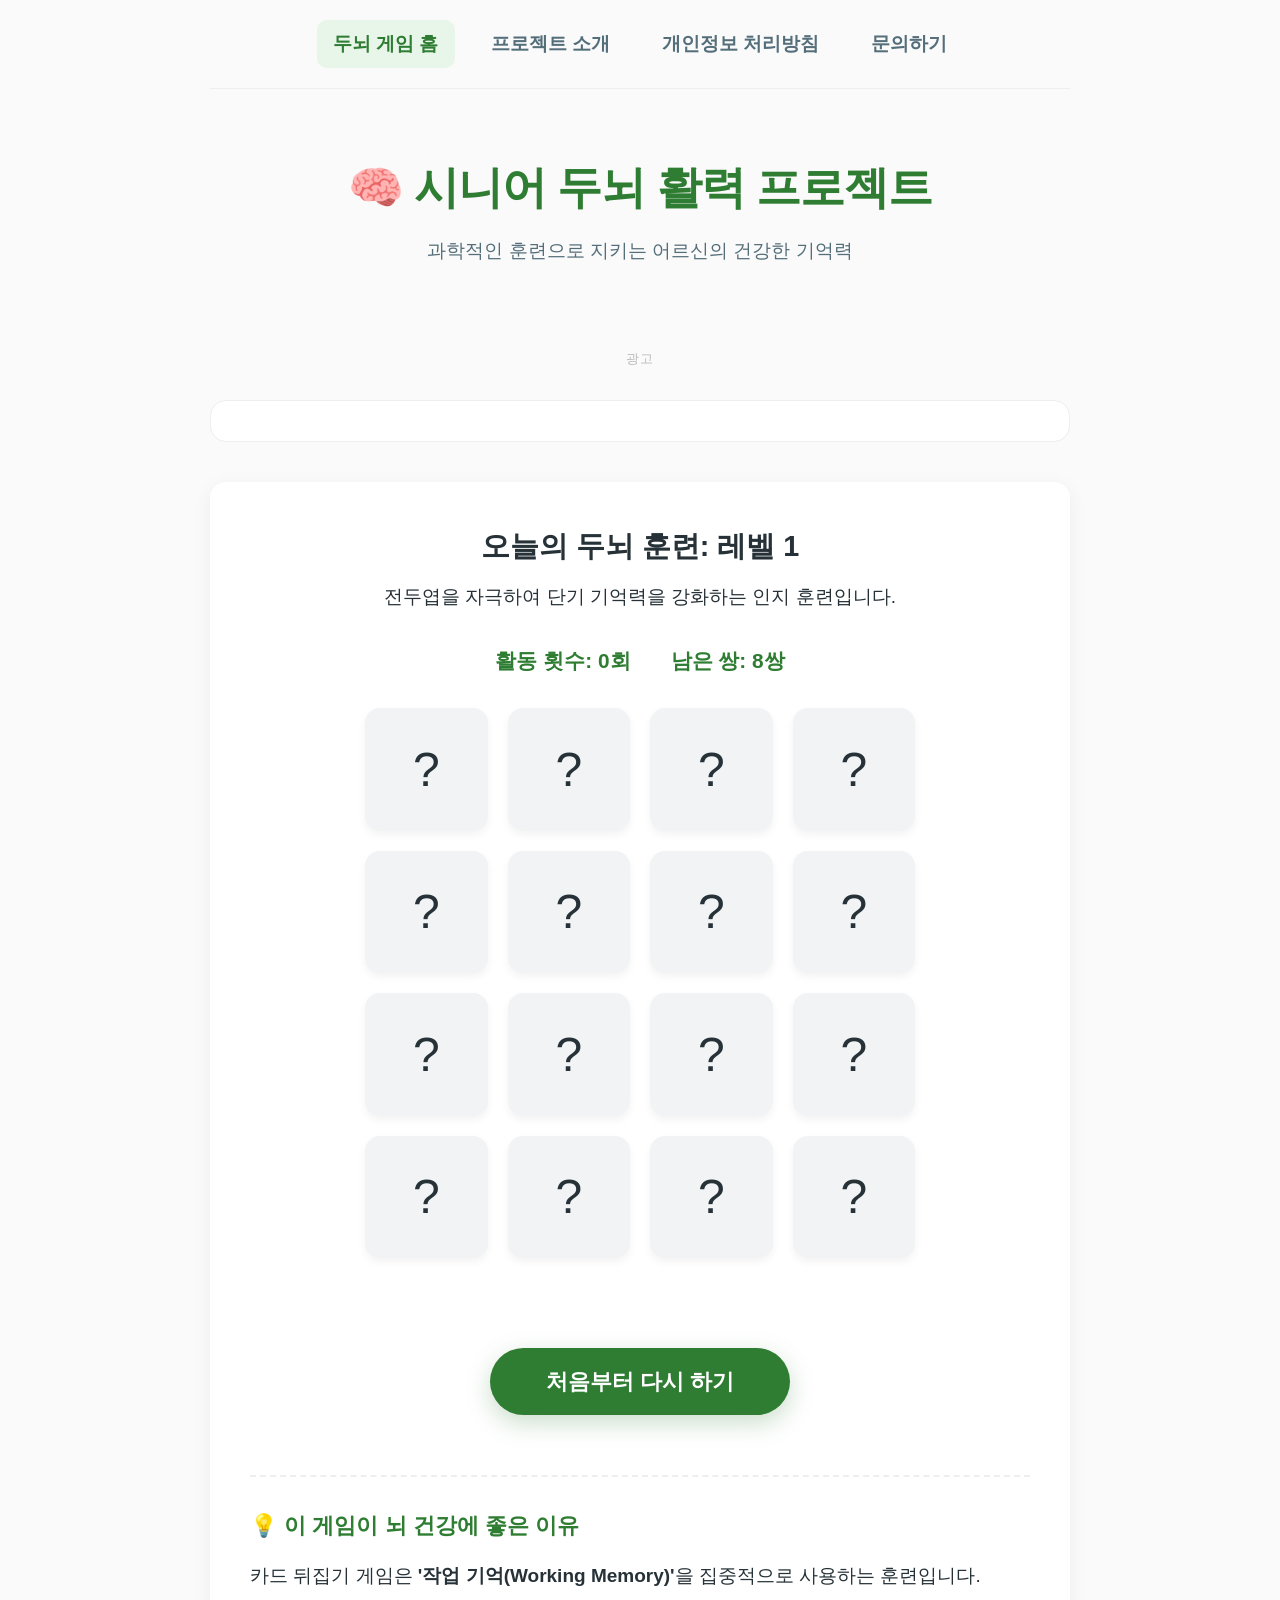
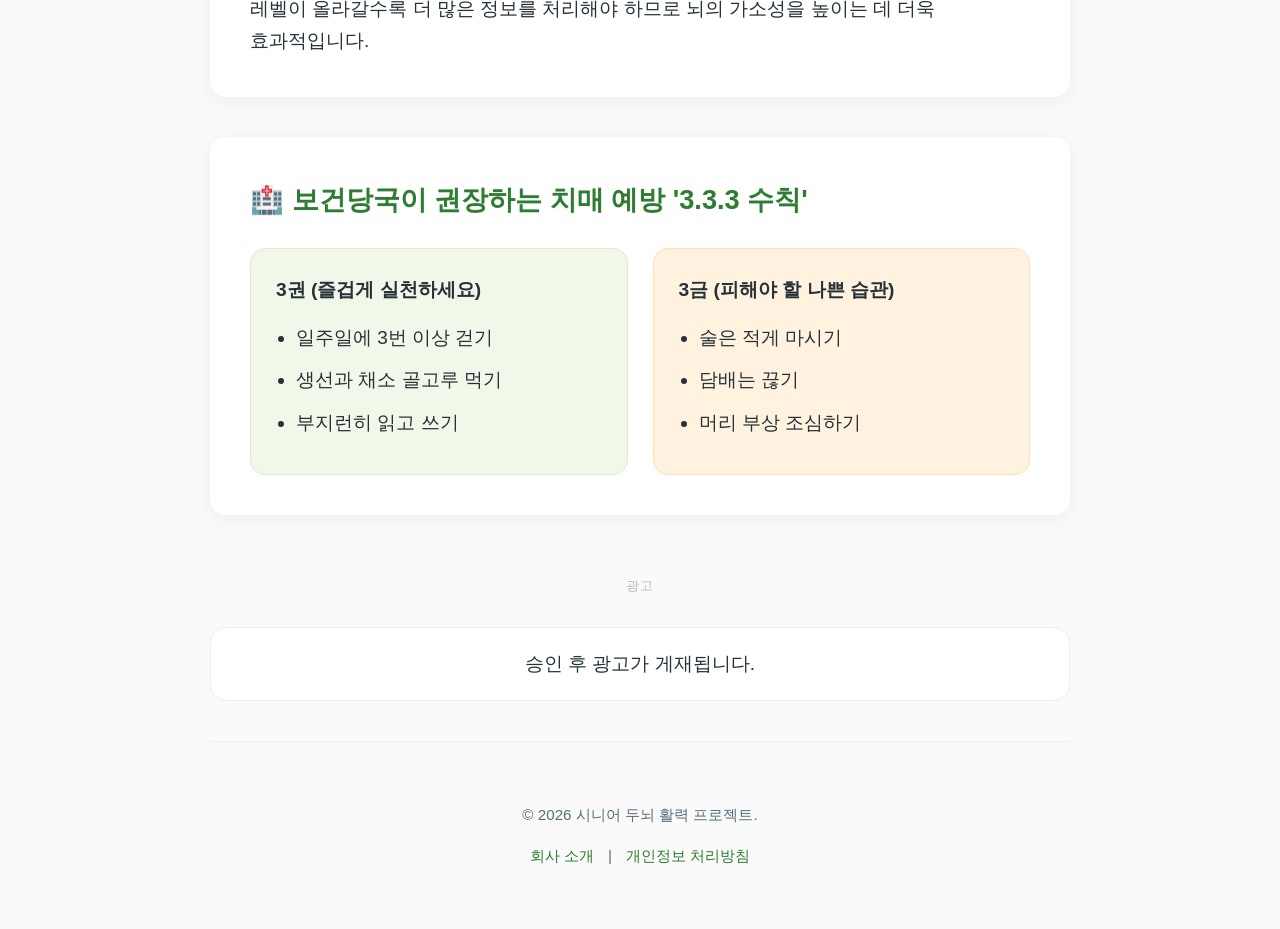
<file: index.html>
<!DOCTYPE html>
<html lang="ko">
<head>
  <meta charset="UTF-8">
  <meta name="viewport" content="width=device-width, initial-scale=1.0">
  <title>시니어 두뇌 활력 프로젝트 | 치매 예방 기억력 훈련 및 건강 가이드</title>
  <meta name="description" content="어르신들의 인지 능력을 향상시키는 과학적인 기억력 게임과 보건복지부 권장 치매 예방 정보를 제공합니다. 매일 5분 투자로 건강한 뇌를 유지하세요.">
  <meta name="google-adsense-account" content="ca-pub-5621749458356949">
  <script async src="https://pagead2.googlesyndication.com/pagead/js/adsbygoogle.js?client=ca-pub-5621749458356949"
     crossorigin="anonymous"></script>
  <!-- Google tag (gtag.js) -->
  <script async src="https://www.googletagmanager.com/gtag/js?id=G-1DFY44KYPJ"></script>
  <script>
    window.dataLayer = window.dataLayer || [];
    function gtag(){dataLayer.push(arguments);}
    gtag('js', new Date());

    gtag('config', 'G-1DFY44KYPJ');
  </script>
  <script type="text/javascript">
    (function(c,l,a,r,i,t,y){
        c[a]=c[a]||function(){(c[a].q=c[a].q||[]).push(arguments)};
        t=l.createElement(r);t.async=1;t.src="https://www.clarity.ms/tag/"+i;
        y=l.getElementsByTagName(r)[0];y.parentNode.insertBefore(t,y);
    })(window, document, "clarity", "script", "w7k5kuv36r");
  </script>
  <link rel="stylesheet" href="./style.css">
</head>
<body>
  <div class="container">
    <!-- 탐색 구조 개선: 사용자가 현재 위치를 명확히 알 수 있도록 강조 -->
    <nav class="nav-bar">
      <a href="./index.html" class="nav-link active">두뇌 게임 홈</a>
      <a href="./about.html" class="nav-link">프로젝트 소개</a>
      <a href="./privacy.html" class="nav-link">개인정보 처리방침</a>
      <a href="mailto:contact@senior-brain.com" class="nav-link">문의하기</a>
    </nav>

    <header class="main-header">
      <h1>🧠 시니어 두뇌 활력 프로젝트</h1>
      <p class="tagline">과학적인 훈련으로 지키는 어르신의 건강한 기억력</p>
    </header>

    <!-- 광고와 콘텐츠의 명확한 구분 -->
    <div class="ad-section">
      <p class="ad-notice">광고</p>
      <div class="ad-container top-ad">
        <ins class="adsbygoogle"
             style="display:block"
             data-ad-client="ca-pub-5621749458356949"
             data-ad-slot="YOUR_AD_SLOT_HERE"
             data-ad-format="auto"
             data-full-width-responsive="true"></ins>
        <script> (adsbygoogle = window.adsbygoogle || []).push({}); </script>
      </div>
    </div>

    <main>
      <section class="game-wrapper">
        <div class="section-title">
          <h2>오늘의 두뇌 훈련: 레벨 <span id="current-level">1</span></h2>
          <p>전두엽을 자극하여 단기 기억력을 강화하는 인지 훈련입니다.</p>
        </div>
        
        <div class="game-container">
          <div class="game-stats">
            <div class="stat-item">활동 횟수: <span id="moves">0</span>회</div>
            <div class="stat-item">남은 쌍: <span id="pairs">8</span>쌍</div>
          </div>

          <div class="card-grid" id="card-grid">
            <!-- 자바스크립트로 생성됨 -->
          </div>

          <div class="action-area">
            <button class="btn-primary" onclick="resetGame(true)">처음부터 다시 하기</button>
          </div>
        </div>

        <div class="game-guide">
          <h3>💡 이 게임이 뇌 건강에 좋은 이유</h3>
          <p>카드 뒤집기 게임은 <strong>'작업 기억(Working Memory)'</strong>을 집중적으로 사용하는 훈련입니다. 레벨이 올라갈수록 더 많은 정보를 처리해야 하므로 뇌의 가소성을 높이는 데 더욱 효과적입니다.</p>
        </div>
      </section>

      <section class="expert-content">
        <div class="article-card">
          <h2>🏥 보건당국이 권장하는 치매 예방 '3.3.3 수칙'</h2>
          <div class="info-grid">
            <div class="info-box green">
              <h3>3권 (즐겁게 실천하세요)</h3>
              <ul>
                <li>일주일에 3번 이상 걷기</li>
                <li>생선과 채소 골고루 먹기</li>
                <li>부지런히 읽고 쓰기</li>
              </ul>
            </div>
            <div class="info-box red">
              <h3>3금 (피해야 할 나쁜 습관)</h3>
              <ul>
                <li>술은 적게 마시기</li>
                <li>담배는 끊기</li>
                <li>머리 부상 조심하기</li>
              </ul>
            </div>
          </div>
        </div>
      </section>

      <div class="ad-section">
        <p class="ad-notice">광고</p>
        <div class="ad-container mid-ad">
          <div class="ad-placeholder">승인 후 광고가 게재됩니다.</div>
        </div>
      </div>
    </main>

    <footer class="main-footer">
      <div class="footer-content">
        <p>&copy; 2026 시니어 두뇌 활력 프로젝트.</p>
        <div class="footer-links">
          <a href="./about.html">회사 소개</a> | <a href="./privacy.html">개인정보 처리방침</a>
        </div>
      </div>
    </footer>
  </div>

  <!-- 축하 이벤트 레이어 -->
  <div id="celebration-overlay" class="celebration-overlay">
    <div class="celebration-content">
      <span class="celebration-emoji">🎉</span>
      <h2>참 잘하셨습니다!</h2>
      <p id="level-complete-msg">레벨 완료!</p>
      <button class="btn-primary" onclick="nextLevel()">다음 레벨 도전하기</button>
    </div>
  </div>

  <script src="./main.js"></script>
</body>
</html>
</file>
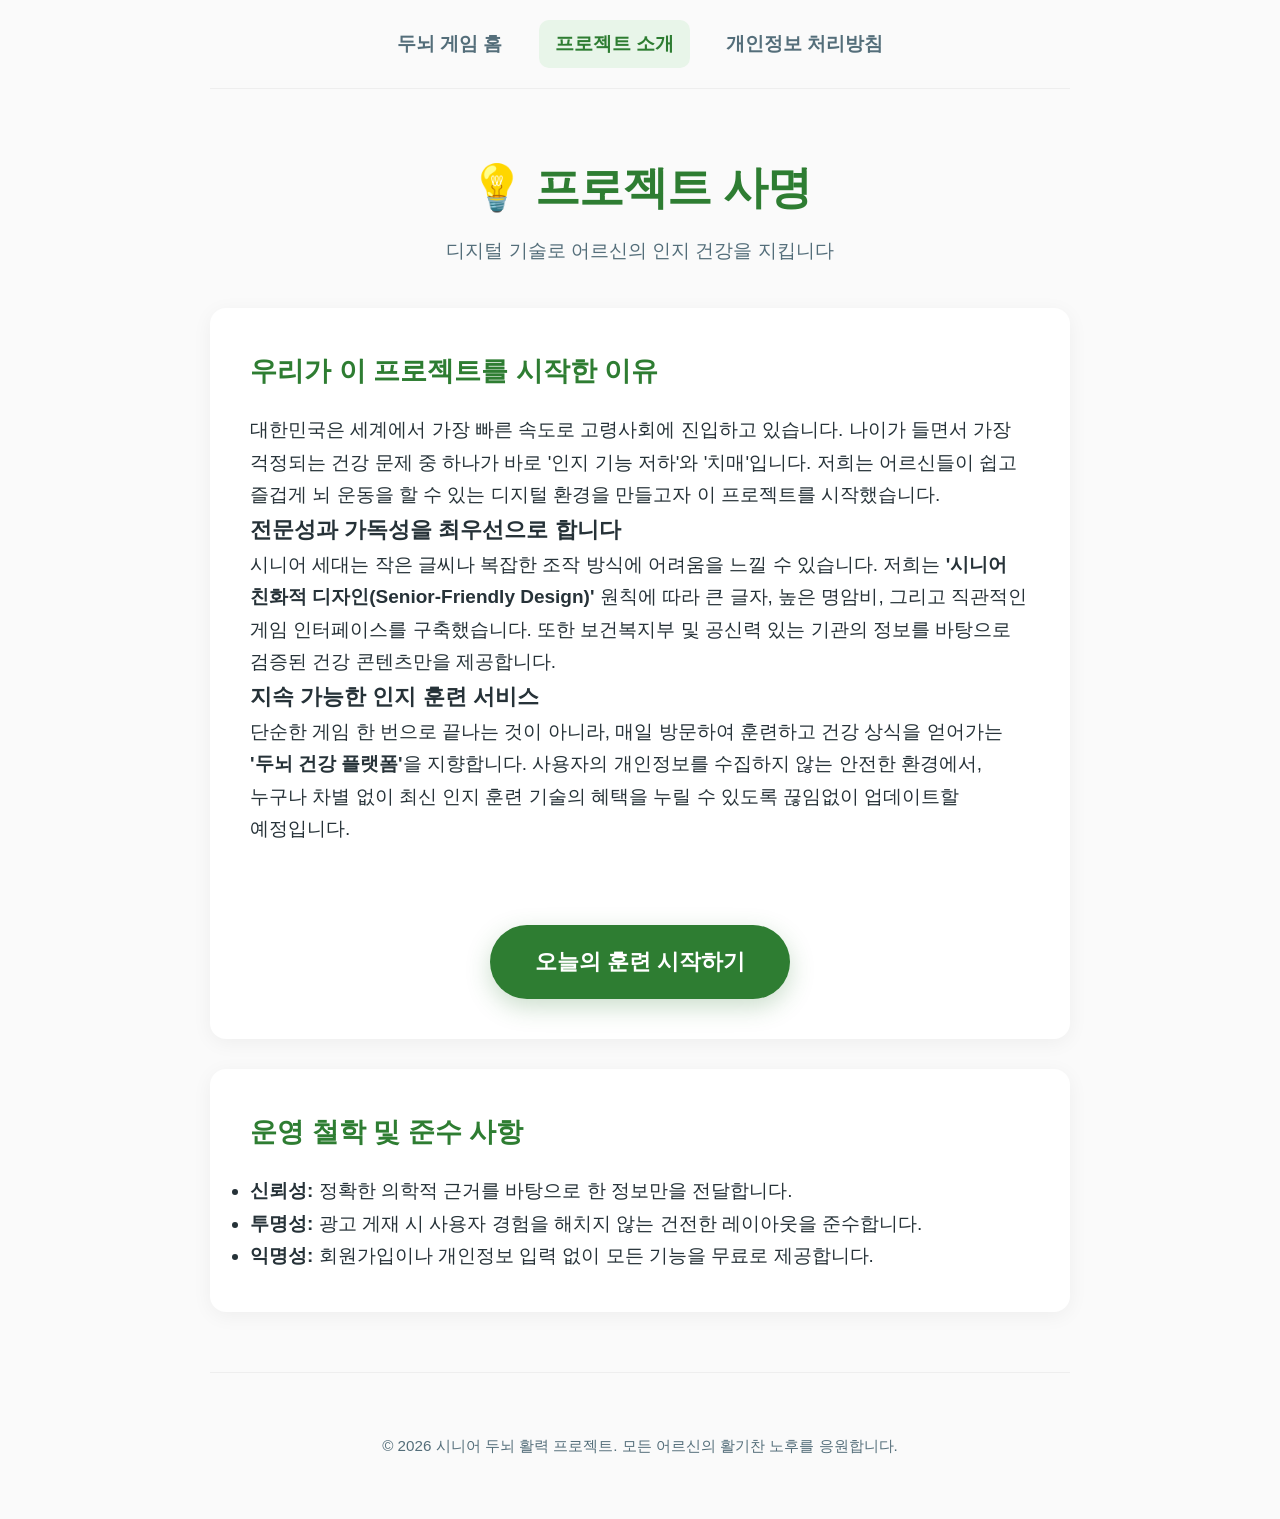
<file: about.html>
<!DOCTYPE html>
<html lang="ko">
<head>
  <meta charset="UTF-8">
  <meta name="viewport" content="width=device-width, initial-scale=1.0">
  <title>프로젝트 소개 | 시니어 두뇌 활력 프로젝트</title>
  <meta name="google-adsense-account" content="ca-pub-5621749458356949">
  <script async src="https://pagead2.googlesyndication.com/pagead/js/adsbygoogle.js?client=ca-pub-5621749458356949"
     crossorigin="anonymous"></script>
  <!-- Google tag (gtag.js) -->
  <script async src="https://www.googletagmanager.com/gtag/js?id=G-1DFY44KYPJ"></script>
  <script>
    window.dataLayer = window.dataLayer || [];
    function gtag(){dataLayer.push(arguments);}
    gtag('js', new Date());

    gtag('config', 'G-1DFY44KYPJ');
  </script>
  <script type="text/javascript">
    (function(c,l,a,r,i,t,y){
        c[a]=c[a]||function(){(c[a].q=c[a].q||[]).push(arguments)};
        t=l.createElement(r);t.async=1;t.src="https://www.clarity.ms/tag/"+i;
        y=l.getElementsByTagName(r)[0];y.parentNode.insertBefore(t,y);
    })(window, document, "clarity", "script", "w7k5kuv36r");
  </script>
  <link rel="stylesheet" href="./style.css">
</head>
<body>
  <div class="container">
    <nav class="nav-bar">
      <a href="./index.html" class="nav-link">두뇌 게임 홈</a>
      <a href="./about.html" class="nav-link active">프로젝트 소개</a>
      <a href="./privacy.html" class="nav-link">개인정보 처리방침</a>
    </nav>

    <header class="main-header">
      <h1>💡 프로젝트 사명</h1>
      <p class="tagline">디지털 기술로 어르신의 인지 건강을 지킵니다</p>
    </header>

    <main class="expert-content">
      <section class="article-card">
        <h2>우리가 이 프로젝트를 시작한 이유</h2>
        <p>대한민국은 세계에서 가장 빠른 속도로 고령사회에 진입하고 있습니다. 나이가 들면서 가장 걱정되는 건강 문제 중 하나가 바로 '인지 기능 저하'와 '치매'입니다. 저희는 어르신들이 쉽고 즐겁게 뇌 운동을 할 수 있는 디지털 환경을 만들고자 이 프로젝트를 시작했습니다.</p>

        <h3>전문성과 가독성을 최우선으로 합니다</h3>
        <p>시니어 세대는 작은 글씨나 복잡한 조작 방식에 어려움을 느낄 수 있습니다. 저희는 <strong>'시니어 친화적 디자인(Senior-Friendly Design)'</strong> 원칙에 따라 큰 글자, 높은 명암비, 그리고 직관적인 게임 인터페이스를 구축했습니다. 또한 보건복지부 및 공신력 있는 기관의 정보를 바탕으로 검증된 건강 콘텐츠만을 제공합니다.</p>

        <h3>지속 가능한 인지 훈련 서비스</h3>
        <p>단순한 게임 한 번으로 끝나는 것이 아니라, 매일 방문하여 훈련하고 건강 상식을 얻어가는 <strong>'두뇌 건강 플랫폼'</strong>을 지향합니다. 사용자의 개인정보를 수집하지 않는 안전한 환경에서, 누구나 차별 없이 최신 인지 훈련 기술의 혜택을 누릴 수 있도록 끊임없이 업데이트할 예정입니다.</p>

        <div style="text-align: center; margin-top: 40px;">
          <a href="./index.html" class="btn-primary" style="text-decoration: none; display: inline-block;">오늘의 훈련 시작하기</a>
        </div>
      </section>

      <section class="article-card accent">
        <h2>운영 철학 및 준수 사항</h2>
        <ul>
          <li><strong>신뢰성:</strong> 정확한 의학적 근거를 바탕으로 한 정보만을 전달합니다.</li>
          <li><strong>투명성:</strong> 광고 게재 시 사용자 경험을 해치지 않는 건전한 레이아웃을 준수합니다.</li>
          <li><strong>익명성:</strong> 회원가입이나 개인정보 입력 없이 모든 기능을 무료로 제공합니다.</li>
        </ul>
      </section>
    </main>

    <footer class="main-footer">
      <p>&copy; 2026 시니어 두뇌 활력 프로젝트. 모든 어르신의 활기찬 노후를 응원합니다.</p>
    </footer>
  </div>
</body>
</html>
</file>
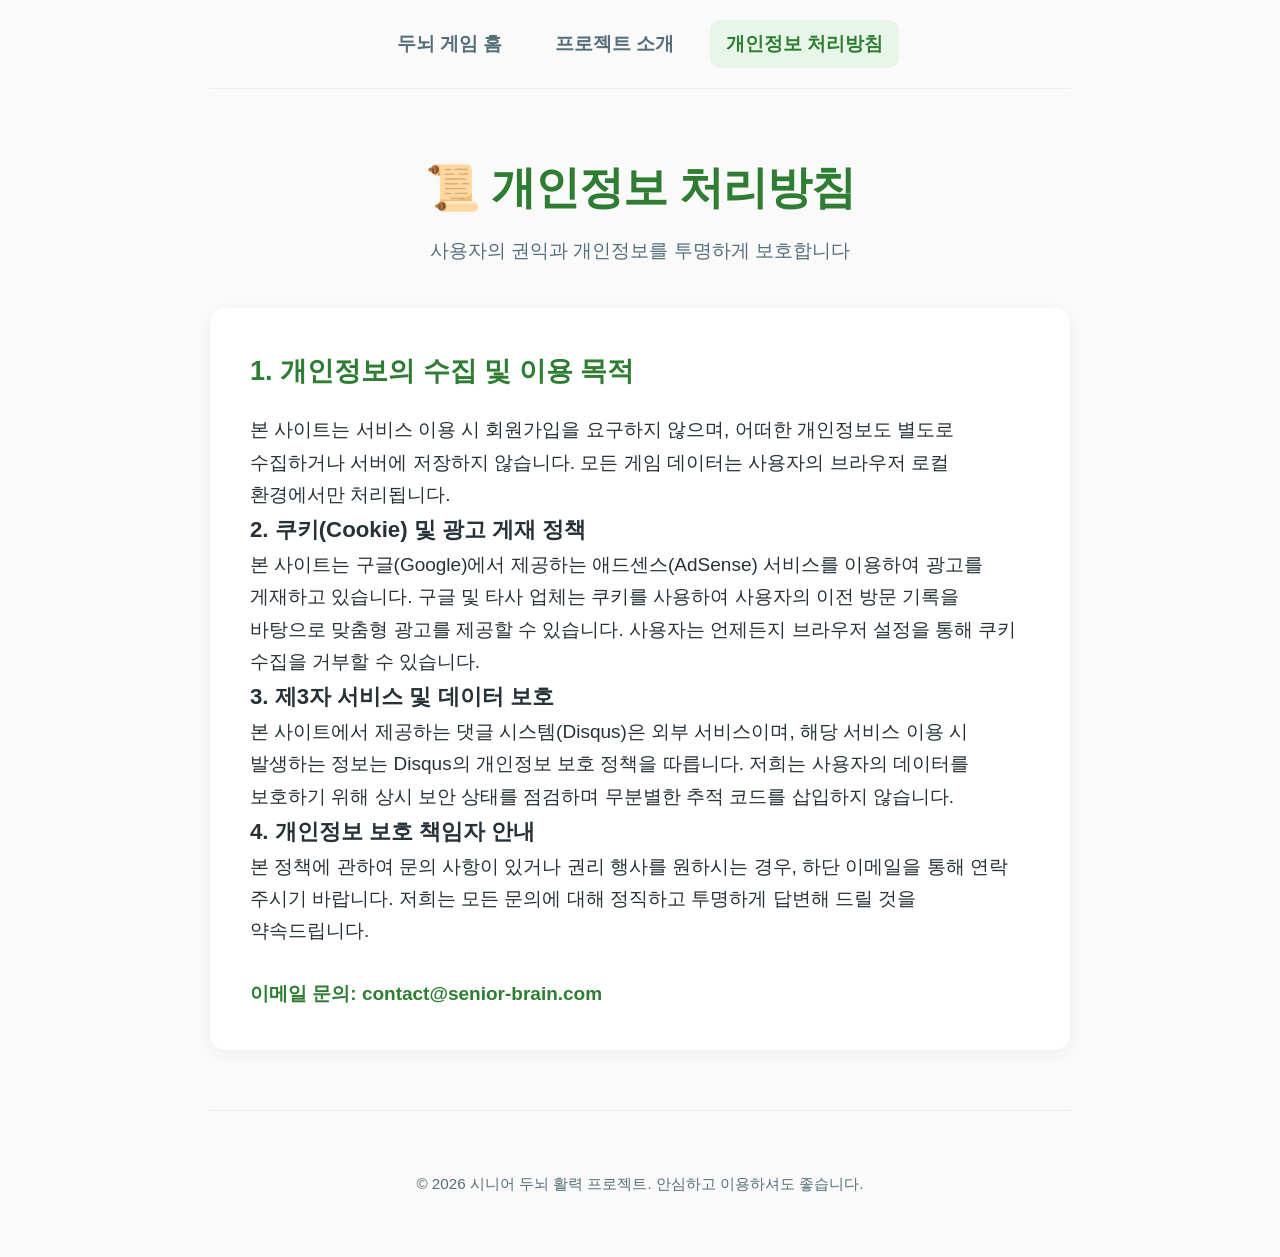
<file: privacy.html>
<!DOCTYPE html>
<html lang="ko">
<head>
  <meta charset="UTF-8">
  <meta name="viewport" content="width=device-width, initial-scale=1.0">
  <title>개인정보 처리방침 | 시니어 두뇌 활력 프로젝트</title>
  <meta name="google-adsense-account" content="ca-pub-5621749458356949">
  <script async src="https://pagead2.googlesyndication.com/pagead/js/adsbygoogle.js?client=ca-pub-5621749458356949"
     crossorigin="anonymous"></script>
  <!-- Google tag (gtag.js) -->
  <script async src="https://www.googletagmanager.com/gtag/js?id=G-1DFY44KYPJ"></script>
  <script>
    window.dataLayer = window.dataLayer || [];
    function gtag(){dataLayer.push(arguments);}
    gtag('js', new Date());

    gtag('config', 'G-1DFY44KYPJ');
  </script>
  <script type="text/javascript">
    (function(c,l,a,r,i,t,y){
        c[a]=c[a]||function(){(c[a].q=c[a].q||[]).push(arguments)};
        t=l.createElement(r);t.async=1;t.src="https://www.clarity.ms/tag/"+i;
        y=l.getElementsByTagName(r)[0];y.parentNode.insertBefore(t,y);
    })(window, document, "clarity", "script", "w7k5kuv36r");
  </script>
  <link rel="stylesheet" href="./style.css">
</head>
<body>
  <div class="container">
    <nav class="nav-bar">
      <a href="./index.html" class="nav-link">두뇌 게임 홈</a>
      <a href="./about.html" class="nav-link">프로젝트 소개</a>
      <a href="./privacy.html" class="nav-link active">개인정보 처리방침</a>
    </nav>

    <header class="main-header">
      <h1>📜 개인정보 처리방침</h1>
      <p class="tagline">사용자의 권익과 개인정보를 투명하게 보호합니다</p>
    </header>

    <main class="expert-content">
      <section class="article-card">
        <h2>1. 개인정보의 수집 및 이용 목적</h2>
        <p>본 사이트는 서비스 이용 시 회원가입을 요구하지 않으며, 어떠한 개인정보도 별도로 수집하거나 서버에 저장하지 않습니다. 모든 게임 데이터는 사용자의 브라우저 로컬 환경에서만 처리됩니다.</p>

        <h3>2. 쿠키(Cookie) 및 광고 게재 정책</h3>
        <p>본 사이트는 구글(Google)에서 제공하는 애드센스(AdSense) 서비스를 이용하여 광고를 게재하고 있습니다. 구글 및 타사 업체는 쿠키를 사용하여 사용자의 이전 방문 기록을 바탕으로 맞춤형 광고를 제공할 수 있습니다. 사용자는 언제든지 브라우저 설정을 통해 쿠키 수집을 거부할 수 있습니다.</p>

        <h3>3. 제3자 서비스 및 데이터 보호</h3>
        <p>본 사이트에서 제공하는 댓글 시스템(Disqus)은 외부 서비스이며, 해당 서비스 이용 시 발생하는 정보는 Disqus의 개인정보 보호 정책을 따릅니다. 저희는 사용자의 데이터를 보호하기 위해 상시 보안 상태를 점검하며 무분별한 추적 코드를 삽입하지 않습니다.</p>

        <h3>4. 개인정보 보호 책임자 안내</h3>
        <p>본 정책에 관하여 문의 사항이 있거나 권리 행사를 원하시는 경우, 하단 이메일을 통해 연락 주시기 바랍니다. 저희는 모든 문의에 대해 정직하고 투명하게 답변해 드릴 것을 약속드립니다.</p>

        <p style="margin-top: 30px; font-weight: bold; color: var(--primary-color);">이메일 문의: contact@senior-brain.com</p>
      </section>
    </main>

    <footer class="main-footer">
      <p>&copy; 2026 시니어 두뇌 활력 프로젝트. 안심하고 이용하셔도 좋습니다.</p>
    </footer>
  </div>
</body>
</html>
</file>
<file: style.css>
:root {
  --primary-color: #2e7d32; /* 신뢰감을 주는 숲속 초록색 */
  --primary-light: #e8f5e9;
  --secondary-color: #f57c00; /* 주의 집중을 위한 오렌지색 */
  --text-dark: #263238;
  --text-muted: #546e7a;
  --bg-soft: #fafafa;
  --white: #ffffff;
  --shadow-soft: 0 4px 20px rgba(0, 0, 0, 0.05);
  --border-radius: 16px;
  --font-senior: 'Pretendard', -apple-system, BlinkMacSystemFont, 'Malgun Gothic', sans-serif;
}

* {
  box-sizing: border-box;
  margin: 0;
  padding: 0;
}

body {
  font-family: var(--font-senior);
  background-color: var(--bg-soft);
  color: var(--text-dark);
  line-height: 1.7;
  font-size: 19px; /* 시니어를 위해 기본 폰트 크기 확대 */
  word-break: keep-all; /* 한글 가독성 향상 */
}

.container {
  max-width: 900px;
  margin: 0 auto;
  padding: 0 20px;
}

/* Navigation */
.nav-bar {
  display: flex;
  justify-content: center;
  gap: 20px;
  padding: 20px 0;
  border-bottom: 1px solid #eee;
}

.nav-link {
  text-decoration: none;
  color: var(--text-muted);
  font-weight: 600;
  padding: 8px 16px;
  border-radius: 10px;
  transition: all 0.2s;
}

.nav-link.active, .nav-link:hover {
  color: var(--primary-color);
  background-color: var(--primary-light);
}

/* Header */
.main-header {
  text-align: center;
  padding: 60px 0 40px;
}

.main-header h1 {
  font-size: 2.8rem;
  color: var(--primary-color);
  margin-bottom: 10px;
  letter-spacing: -1px;
}

.tagline {
  font-size: 1.2rem;
  color: var(--text-muted);
}

.audio-controls {
  margin-top: 20px;
}

.btn-audio {
  padding: 10px 20px;
  font-size: 1rem;
  font-weight: 600;
  border: 2px solid var(--primary-color);
  border-radius: 30px;
  background: white;
  color: var(--primary-color);
  cursor: pointer;
  transition: all 0.2s;
}

.btn-audio.active {
  background: var(--primary-color);
  color: white;
}

/* Ad Containers */
.ad-container {
  margin: 30px 0;
  padding: 20px;
  background: #fff;
  border: 1px solid #eee;
  border-radius: var(--border-radius);
  text-align: center;
}

.ad-label {
  font-size: 0.8rem;
  color: #ccc;
  margin-bottom: 10px;
  text-transform: uppercase;
}

/* Game Styles */
.game-wrapper {
  background: var(--white);
  padding: 40px;
  border-radius: var(--border-radius);
  box-shadow: var(--shadow-soft);
  margin-bottom: 40px;
}

.section-title {
  text-align: center;
  margin-bottom: 30px;
}

.section-title h2 {
  font-size: 1.8rem;
  margin-bottom: 10px;
}

.game-stats {
  display: flex;
  justify-content: center;
  gap: 40px;
  margin-bottom: 30px;
  font-weight: 700;
  font-size: 1.3rem;
  color: var(--primary-color);
}

.card-grid {
  display: grid;
  grid-template-columns: repeat(4, 1fr);
  gap: 20px;
  max-width: 550px;
  margin: 0 auto;
}

.card {
  aspect-ratio: 1/1;
  background-color: #f1f3f4;
  border-radius: 15px;
  display: flex;
  justify-content: center;
  align-items: center;
  font-size: 3rem;
  cursor: pointer;
  box-shadow: 0 4px 8px rgba(0,0,0,0.05);
  transition: transform 0.2s, background-color 0.2s;
}

.card:hover {
  transform: translateY(-5px);
  background-color: #e8eaed;
}

.card.flipped {
  background-color: var(--white);
  border: 4px solid var(--primary-color);
}

.card.matched {
  background-color: var(--primary-light);
  border: none;
  cursor: default;
  opacity: 0.8;
}

.btn-primary {
  display: block;
  width: 100%;
  max-width: 300px;
  margin: 40px auto 0;
  padding: 18px;
  font-size: 1.4rem;
  font-weight: 800;
  border: none;
  border-radius: 50px;
  background-color: var(--primary-color);
  color: white;
  cursor: pointer;
  box-shadow: 0 8px 25px rgba(46, 125, 50, 0.25);
}

.btn-primary:hover {
  background-color: #1b5e20;
  transform: translateY(-2px);
}

.game-guide {
  margin-top: 40px;
  padding-top: 30px;
  border-top: 2px dashed #eee;
}

.game-guide h3 {
  margin-bottom: 15px;
  color: var(--primary-color);
}

/* Article Cards (SEO/AdSense Content) */
.expert-content {
  margin-bottom: 60px;
}

.article-card {
  background: var(--white);
  padding: 40px;
  border-radius: var(--border-radius);
  margin-bottom: 30px;
  box-shadow: var(--shadow-soft);
}

.article-card h2 {
  font-size: 1.7rem;
  margin-bottom: 20px;
  color: var(--primary-color);
}

.info-grid {
  display: grid;
  grid-template-columns: 1fr 1fr;
  gap: 25px;
  margin-top: 25px;
}

.info-box {
  padding: 25px;
  border-radius: 15px;
}

.info-box.green { background: #f1f8e9; border: 1px solid #dcedc8; }
.info-box.red { background: #fff3e0; border: 1px solid #ffe0b2; }

.info-box h3 {
  font-size: 1.2rem;
  margin-bottom: 15px;
}

.info-box ul {
  padding-left: 20px;
}

.info-box li {
  margin-bottom: 10px;
}

.food-tips {
  display: flex;
  flex-direction: column;
  gap: 15px;
}

.food-item {
  padding: 15px;
  background: #fdfdfd;
  border-left: 5px solid var(--secondary-color);
  border-radius: 0 10px 10px 0;
}

/* Community Section */
.community-section {
  background: var(--white);
  padding: 40px;
  border-radius: var(--border-radius);
  margin-bottom: 60px;
}

/* Footer */
.main-footer {
  padding: 60px 0;
  border-top: 1px solid #eee;
  text-align: center;
  color: var(--text-muted);
  font-size: 0.95rem;
}

.footer-links {
  margin-top: 15px;
}

.footer-links a {
  color: var(--primary-color);
  text-decoration: none;
  margin: 0 10px;
}

/* Ad Labels and Spacing */
.ad-section {
  margin: 40px 0;
}
.ad-notice {
  font-size: 0.8rem;
  color: #bbb;
  text-align: center;
  margin-bottom: 8px;
  text-transform: uppercase;
  letter-spacing: 1px;
}
.action-area {
  margin-top: 30px;
  padding: 20px 0;
}

/* Celebration Overlay */
.celebration-overlay {
  position: fixed;
  top: 0;
  left: 0;
  width: 100%;
  height: 100%;
  background: rgba(0, 0, 0, 0.85);
  display: flex;
  justify-content: center;
  align-items: center;
  z-index: 1000;
  opacity: 0;
  visibility: hidden;
  transition: all 0.5s ease;
}

.celebration-overlay.active {
  opacity: 1;
  visibility: visible;
}

.celebration-content {
  background: white;
  padding: 50px 30px;
  border-radius: 30px;
  text-align: center;
  max-width: 90%;
  width: 400px;
  transform: scale(0.7);
  transition: transform 0.5s cubic-bezier(0.175, 0.885, 0.32, 1.275);
}

.celebration-overlay.active .celebration-content {
  transform: scale(1);
}

.celebration-emoji {
  font-size: 5rem;
  display: block;
  margin-bottom: 20px;
}

.celebration-content h2 {
  font-size: 2.5rem;
  color: var(--primary-color);
  margin-bottom: 15px;
}

.celebration-content p {
  font-size: 1.2rem;
  margin-bottom: 30px;
  color: var(--text-dark);
}

/* Responsive Design (Mobile/Tablet Optimization) */
@media (max-width: 768px) {
  body {
    font-size: 18px;
  }
  
  .main-header {
    padding: 40px 0 30px;
  }
  
  .main-header h1 {
    font-size: 2.2rem;
  }
  
  .game-wrapper, .article-card, .community-section {
    padding: 25px 20px;
  }
  
  .card-grid {
    gap: 12px;
  }
  
  .card {
    font-size: 2.2rem;
    border-radius: 12px;
  }
  
  .info-grid {
    grid-template-columns: 1fr;
    gap: 15px;
  }
  
  .game-stats {
    gap: 20px;
    font-size: 1.1rem;
  }
}

@media (max-width: 480px) {
  .nav-bar {
    gap: 10px;
    padding: 15px 0;
  }
  
  .nav-link {
    padding: 6px 10px;
    font-size: 0.85rem;
  }
  
  .main-header h1 {
    font-size: 1.8rem;
  }
  
  .tagline {
    font-size: 1rem;
  }
  
  .card-grid {
    gap: 8px;
  }
  
  .card {
    font-size: 1.8rem;
    border-radius: 10px;
  }
  
  .btn-primary {
    font-size: 1.2rem;
    padding: 15px;
  }
  
  .article-card h2 {
    font-size: 1.4rem;
  }
  
  .footer-content p {
    font-size: 0.85rem;
  }
}
</file>
